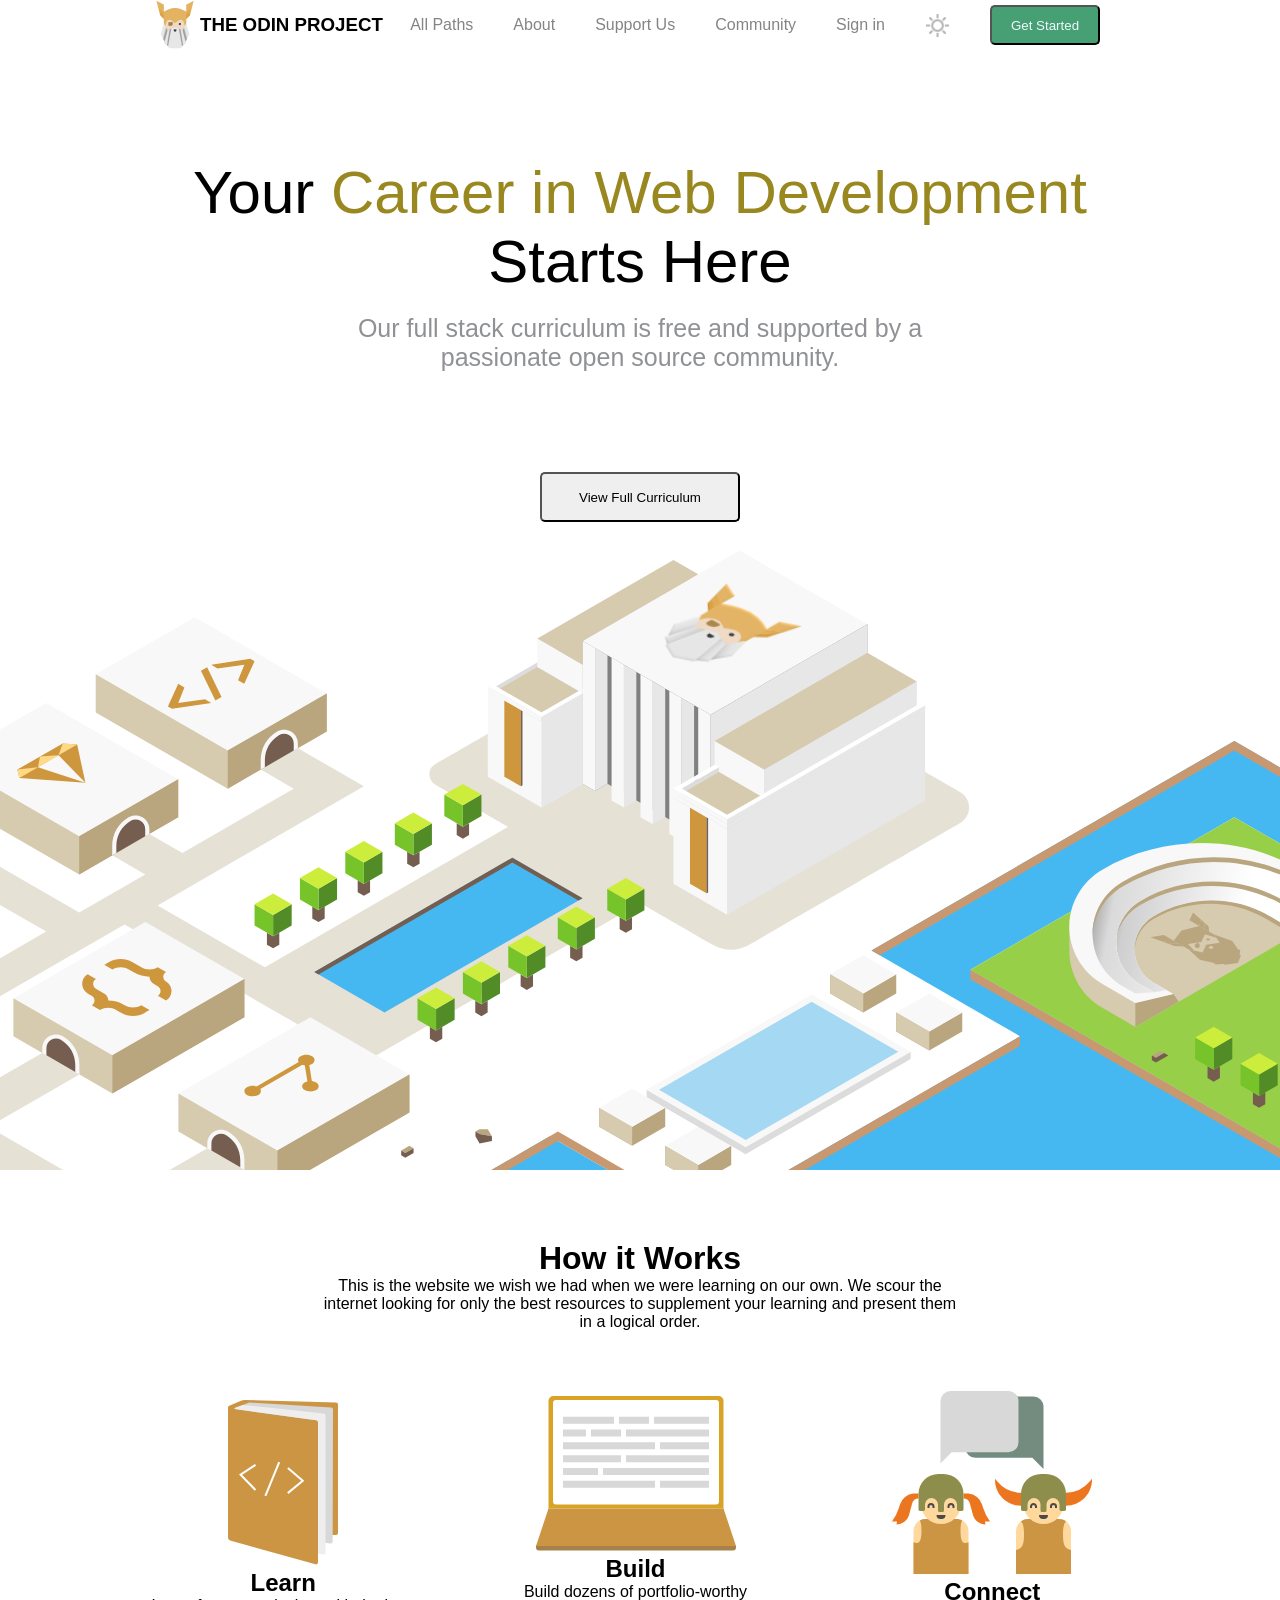
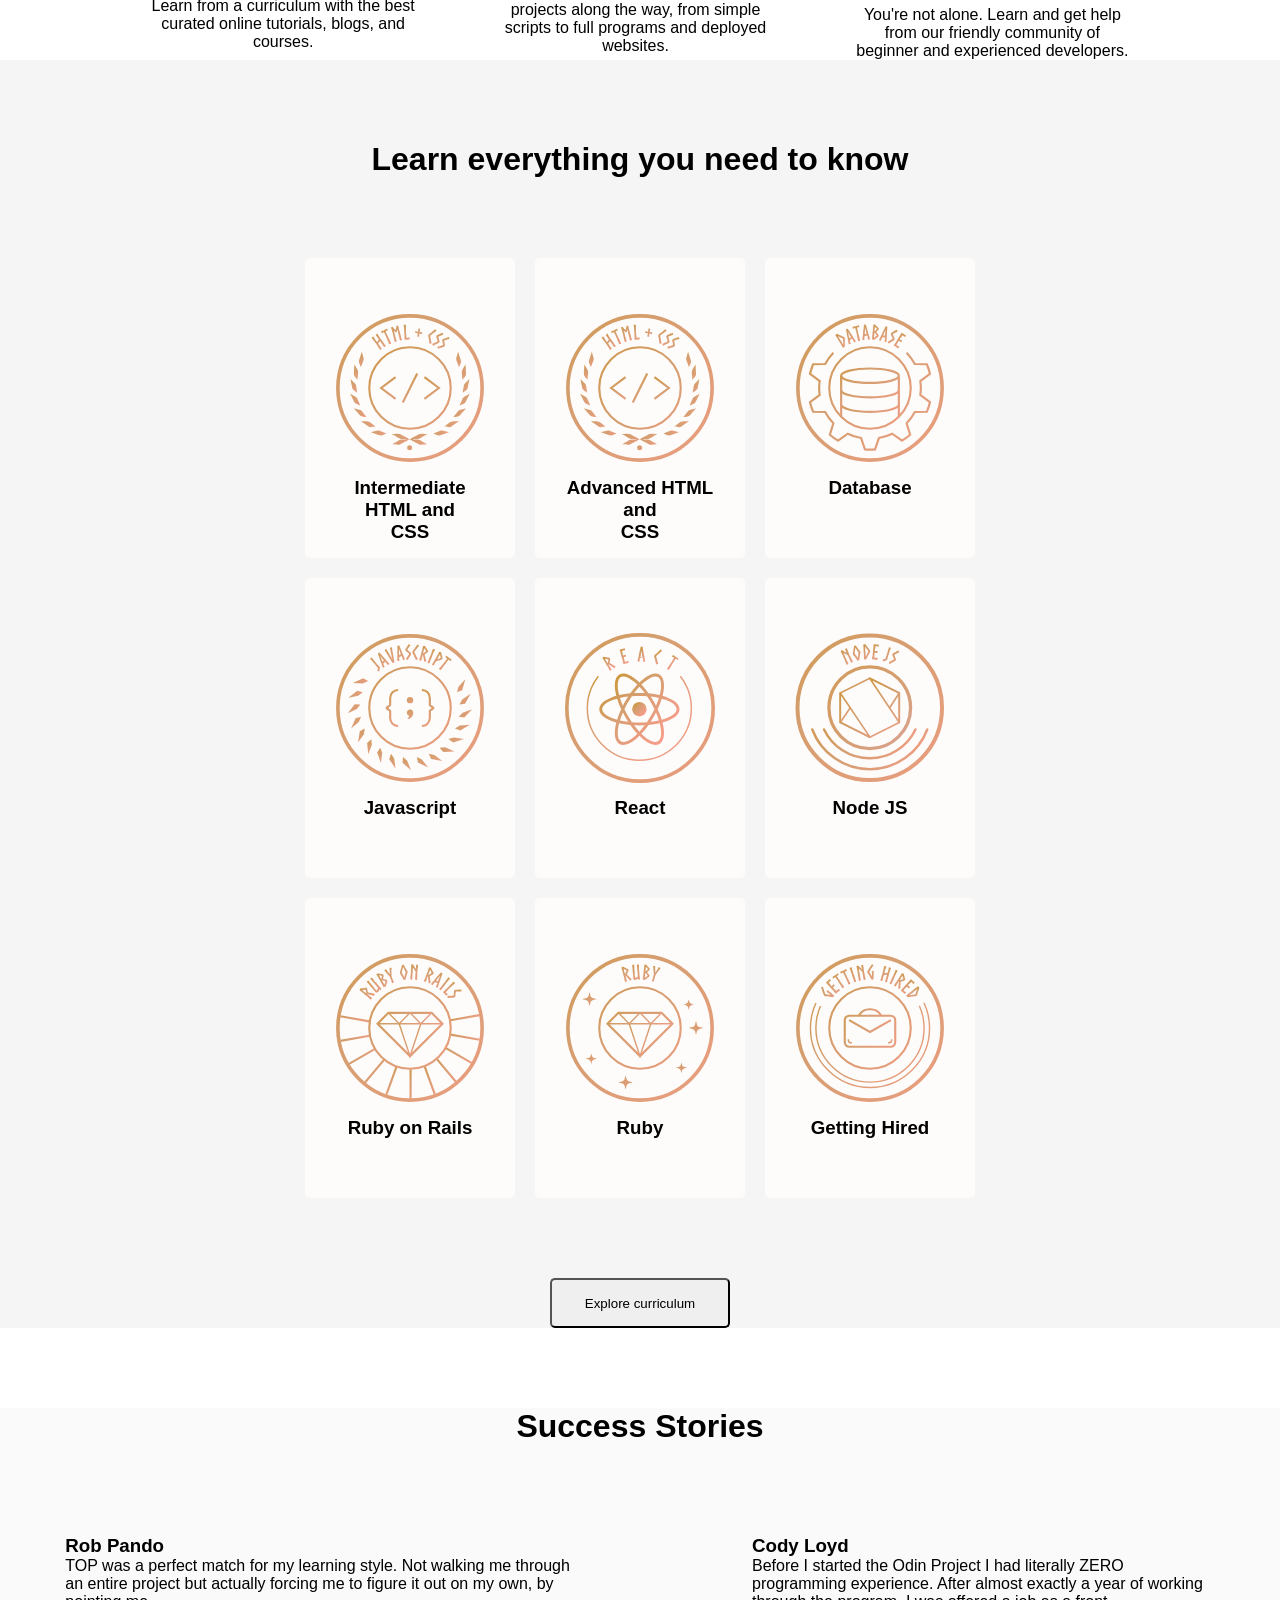
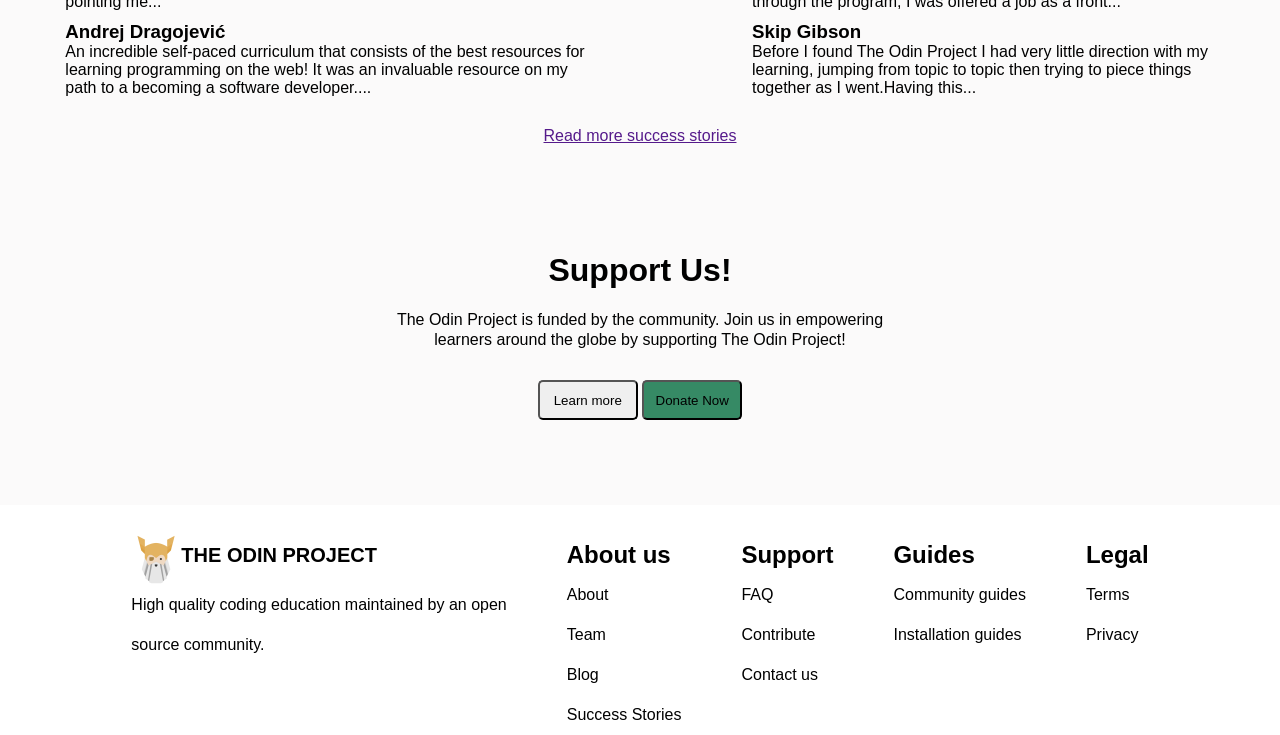
<file: index.html>
<!DOCTYPE html>
<html lang="en">
<head>
    <meta charset="UTF-8">
    <meta name="viewport" content="width=device-width, initial-scale=1.0">
    <title>Odin Project</title>
    <link rel="stylesheet"  href="https://srj-sooraj.github.io/The-Odin-Project/css/odin.css">
</head>
<body>
    <header>
        <section>
            <nav>
                <div class="logo">
                    <img class="imglogo" src="./images/logo-odin.webp" alt="">
                    <h1>THE ODIN PROJECT</h1>
                </div>
                <ul>
                    <li>All Paths</li>
                    <li>About</li>
                    <li>Support Us</li>
                    <li>Community</li>
                    <li>Sign in</li>
                
                <img class="bulb" src="./images/sunny_24dp_B7B7B7_FILL0_wght400_GRAD0_opsz24.png" alt="">
                <button class="headbutton">Get Started</button>
                </ul>
            </nav>
        </section>
    </header>
    <div class="text1">
        <div class="text11">
        <h1 class="head1">Your <span style="color: rgb(153, 135, 31);"> Career in Web Development </span><br>Starts Here</h1><br>
        <h2 style="font-size:25px; font-weight: 100; color: rgb(143, 145, 148);">Our full stack curriculum is free and supported by a <br> passionate open source community.</h2>
        <button class="buttonfirst">View Full Curriculum</button>
        </div>
    </div>
    <div class="first">
    </div>
    <!--3-->
    <div class="text2">
        <div class="text22">
        <h1>How it Works</h1>
        <p>This is the website we wish we had when we were learning on our own. We scour the <br>internet looking for only the best resources to supplement your learning and present them <br> in a logical order.</p>
        <div class="text23">
        <div class="book">
            <img src="./images/odin book.svg" alt="">
            <div class="book1">
                <h2>Learn</h2>
                <p>Learn from a curriculum with the best <br>curated online tutorials, blogs, and <br>courses.</p>
            </div>
        </div>
        <div class="book">
            <img src="./images/odinbook2.svg" alt="">
             <div class="book1">
                <h2>Build</h2>
                <p>Build dozens of portfolio-worthy <br> projects along the way, from simple <br>scripts to full programs and deployed <br>websites.</p>
            </div>
        </div>
        <div class="book">
            <img src="./images/odinbook3.svg" alt="">
             <div class="book1">
                <h2>Connect</h2>
                <p>You're not alone. Learn and get help <br>from our friendly community of <br> beginner and experienced developers.</p>
            </div>
        </div>
        </div>
        </div>
    </div>
    <!--4-->
    <div class="text3">
        <div class="text33">
        <h1>Learn everything you need to know</h1>
        </div>
        <div class="container">
            <div class="box1">
               <div class="boximg">
                <img src="./images/odin-box1.svg" alt="">
                <div class="boxtext">
                 <h3>Intermediate HTML and <br> CSS</h3>
                </div>
               </div>
            </div>
            <div class="box1">
                <div class="boximg">
                <img src="./images/odin-box1.svg" alt="">
                  <div class="boxtext">
                 <h3>Advanced HTML and <br> CSS</h3>
                </div>
               </div>
            </div>
            <div class="box1">
                <div class="boximg">
                <img src="./images/odin-box2.svg" alt="">
                  <div class="boxtext">
                 <h3>Database</h3>
                </div>
               </div>
            </div>
            <div class="box1">
                <div class="boximg">
                <img src="./images/odin-box3.svg" alt="">
                  <div class="boxtext">
                 <h3>Javascript</h3>
                </div>
               </div>
            </div>
            <div class="box1">
               <div class="boximg">
                <img src="./images/odin-box4.svg" alt="">
                  <div class="boxtext">
                 <h3>React</h3>
                </div>
               </div>
            </div>
            <div class="box1">
               <div class="boximg">
                <img class="boximg1" src="./images/nodejs-new.svg" alt="">
                  <div class="boxtext">
                 <h3>Node JS</h3>
                </div>
               </div>
            </div>
            <div class="box1">
               <div class="boximg">
                <img src="./images/odin-box6.svg" alt="">
                  <div class="boxtext">
                 <h3>Ruby on Rails</h3>
                </div>
               </div> 
            </div>
            <div class="box1">
                <div class="boximg">
                <img src="./images/odin-box7.svg" alt="">
                  <div class="boxtext">
                 <h3>Ruby</h3>
                </div>
               </div>
            </div>
            <div class="box1">
                <div class="boximg">
                <img src="./images/odin-box8.svg" alt="">
                  <div class="boxtext">
                 <h3>Getting Hired</h3>
                </div>
               </div>
            </div>
        </div>
        <div class="buttonbox1">
        <button class="buttonbox">Explore curriculum</button>
        </div>
    </div>
    <!--5-->
    <div class="comments">
        <div class="commenthead">
            <h1>
                Success Stories
            </h1>
        </div>
        <div class="comment">
            <div class="comment1">
            <div class="comment2">                
               <h3> Rob Pando</h3>
                <p>TOP was a perfect match for my learning style. Not walking  me through an entire project but actually forcing me to figure it out on my own, by pointing me...</p>
            </div>
             <div class="comment2">                
               <h3>Andrej Dragojević</h3>
                <p>An incredible self-paced curriculum that consists of the best resources for learning programming on the web! It was an invaluable resource on my path to a becoming a software developer....</p>
            </div>
            </div>
            <div class="comment1-1">
            <div class="comment2">                
               <h3>Cody Loyd</h3>
                <p>Before I started the Odin Project I had literally ZERO programming experience. After almost exactly a year of working through the program, I was offered a job as a front...</p>
            </div>
            <div class="comment2">                
               <h3>Skip Gibson</h3>
                <p>Before I found The Odin Project I had very little direction with my learning, jumping from topic to topic then trying to piece things together as I went.Having this...</p>
            </div>
            </div>
        </div>
        <div class="readme">
            <a href="">Read more success stories</a> 
        </div>
        <div class="support">
            <div class="support-text">
            <div class="support2">
            <h1>Support Us!</h1>
            </div>
            <p>The Odin Project is funded by the community. Join us in empowering<br>learners around the globe by supporting The Odin Project!</p>
            <div class="button-donate">
                <button class="donatebutt">Learn more</button>
                <button class="donatebutt1">Donate Now</button>
            </div>
        </div>
        </div>
    </div>
    <footer>
        <div class="footer-1">
        <div class="footer1">
        <div class="logo1">
         <img class="imglogo" src="./images/logo-odin.webp" alt="">
         <h1>THE ODIN PROJECT</h1>
         </div>
         <p>High quality coding education maintained by an open<br>source community.</p>
         </div>
         <div class="about">
           <h2> About us</h2>
           <p>About</p>
            <p>Team</p>
            <p>Blog</p>
            <p>Success Stories</p>
         </div>
         <div class="about">
           <h2>Support</h2>
           <p>FAQ</p>
            <p>Contribute</p>
            <p>Contact us</p>
         </div>
         <div class="about">
           <h2>Guides</h2>
           <p>Community guides</p>
            <p>Installation guides</p>
         </div>
         <div class="about">
           <h2>Legal</h2>
           <p>Terms</p>
            <p>Privacy</p>
         </div>
        </div>
    </footer>
</body>
</html>
</file>
